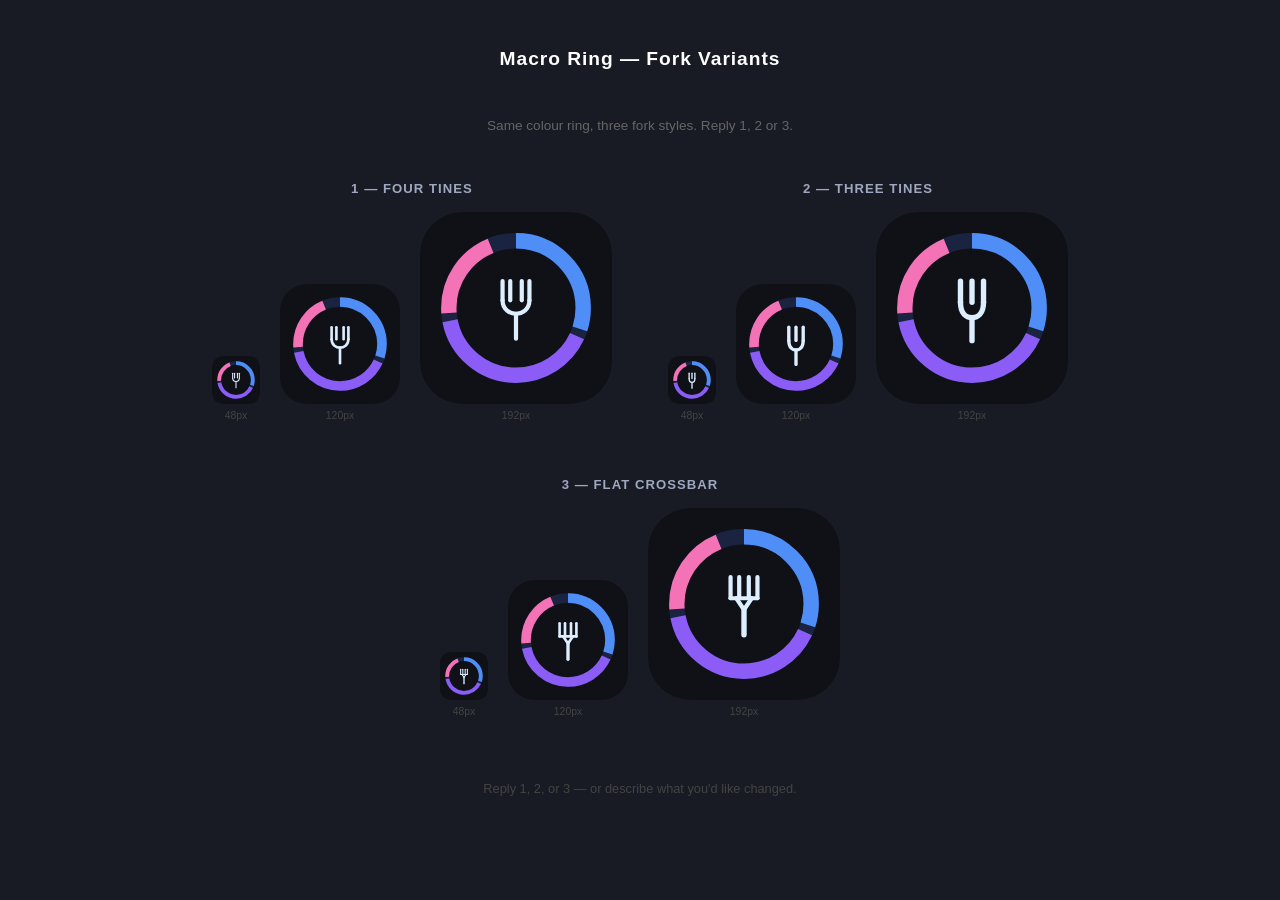
<file: icon-preview-v3.html>
<!DOCTYPE html>
<html lang="en">
<head>
<meta charset="UTF-8"/>
<title>Icon — Macro Ring + Fork (fork fix)</title>
<style>
  body { background:#181a24; font-family:sans-serif; display:flex; flex-direction:column; align-items:center; padding:40px 20px; gap:48px; }
  h1 { color:#fff; margin:0; font-size:1.2rem; letter-spacing:.05em; }
  p  { color:#666; font-size:.85rem; margin:0; }
  .row { display:flex; gap:56px; flex-wrap:wrap; justify-content:center; }
  .option { display:flex; flex-direction:column; align-items:center; gap:16px; }
  .label { color:#a0a8c0; font-size:.82rem; font-weight:600; letter-spacing:.08em; text-transform:uppercase; }
  .sizes { display:flex; align-items:flex-end; gap:20px; }
  .sizes > div { display:flex; flex-direction:column; align-items:center; gap:6px; }
  .tag { color:#444; font-size:.65rem; }
  svg { border-radius:22%; display:block; }
</style>
</head>
<body>
<h1>Macro Ring — Fork Variants</h1>
<p>Same colour ring, three fork styles. Reply 1, 2 or 3.</p>

<div class="row">

  <!-- shared ring macro def (reused via CSS class, just copy the ring circles) -->

  <!-- Fork 1: 4 thin tines, curved neck, solid handle -->
  <div class="option">
    <div class="label">1 — Four Tines</div>
    <div class="sizes">
      <div>
        <svg width="48" height="48" viewBox="0 0 100 100">
          <rect width="100" height="100" rx="22" fill="#0f1117"/>
          <circle cx="50" cy="50" r="35" fill="none" stroke="#1a2340" stroke-width="8"/>
          <circle cx="50" cy="50" r="35" fill="none" stroke="#4f8ef7" stroke-width="8"
            stroke-dasharray="66 220" stroke-dashoffset="0" transform="rotate(-90 50 50)"/>
          <circle cx="50" cy="50" r="35" fill="none" stroke="#8b5cf6" stroke-width="8"
            stroke-dasharray="88 220" stroke-dashoffset="-70" transform="rotate(-90 50 50)"/>
          <circle cx="50" cy="50" r="35" fill="none" stroke="#f472b6" stroke-width="8"
            stroke-dasharray="44 220" stroke-dashoffset="-162" transform="rotate(-90 50 50)"/>
          <g stroke="#ddeeff" stroke-width="2.2" stroke-linecap="round" fill="none">
            <line x1="43" y1="36" x2="43" y2="46"/>
            <line x1="47" y1="36" x2="47" y2="46"/>
            <line x1="53" y1="36" x2="53" y2="46"/>
            <line x1="57" y1="36" x2="57" y2="46"/>
            <path d="M43 46 C43 51 47 53 50 53 C53 53 57 51 57 46"/>
            <line x1="50" y1="53" x2="50" y2="66"/>
          </g>
        </svg>
        <span class="tag">48px</span>
      </div>
      <div>
        <svg width="120" height="120" viewBox="0 0 100 100">
          <rect width="100" height="100" rx="22" fill="#0f1117"/>
          <circle cx="50" cy="50" r="35" fill="none" stroke="#1a2340" stroke-width="8"/>
          <circle cx="50" cy="50" r="35" fill="none" stroke="#4f8ef7" stroke-width="8"
            stroke-dasharray="66 220" stroke-dashoffset="0" transform="rotate(-90 50 50)"/>
          <circle cx="50" cy="50" r="35" fill="none" stroke="#8b5cf6" stroke-width="8"
            stroke-dasharray="88 220" stroke-dashoffset="-70" transform="rotate(-90 50 50)"/>
          <circle cx="50" cy="50" r="35" fill="none" stroke="#f472b6" stroke-width="8"
            stroke-dasharray="44 220" stroke-dashoffset="-162" transform="rotate(-90 50 50)"/>
          <g stroke="#ddeeff" stroke-width="2.2" stroke-linecap="round" fill="none">
            <line x1="43" y1="36" x2="43" y2="46"/>
            <line x1="47" y1="36" x2="47" y2="46"/>
            <line x1="53" y1="36" x2="53" y2="46"/>
            <line x1="57" y1="36" x2="57" y2="46"/>
            <path d="M43 46 C43 51 47 53 50 53 C53 53 57 51 57 46"/>
            <line x1="50" y1="53" x2="50" y2="66"/>
          </g>
        </svg>
        <span class="tag">120px</span>
      </div>
      <div>
        <svg width="192" height="192" viewBox="0 0 100 100">
          <rect width="100" height="100" rx="22" fill="#0f1117"/>
          <circle cx="50" cy="50" r="35" fill="none" stroke="#1a2340" stroke-width="8"/>
          <circle cx="50" cy="50" r="35" fill="none" stroke="#4f8ef7" stroke-width="8"
            stroke-dasharray="66 220" stroke-dashoffset="0" transform="rotate(-90 50 50)"/>
          <circle cx="50" cy="50" r="35" fill="none" stroke="#8b5cf6" stroke-width="8"
            stroke-dasharray="88 220" stroke-dashoffset="-70" transform="rotate(-90 50 50)"/>
          <circle cx="50" cy="50" r="35" fill="none" stroke="#f472b6" stroke-width="8"
            stroke-dasharray="44 220" stroke-dashoffset="-162" transform="rotate(-90 50 50)"/>
          <g stroke="#ddeeff" stroke-width="2.2" stroke-linecap="round" fill="none">
            <line x1="43" y1="36" x2="43" y2="46"/>
            <line x1="47" y1="36" x2="47" y2="46"/>
            <line x1="53" y1="36" x2="53" y2="46"/>
            <line x1="57" y1="36" x2="57" y2="46"/>
            <path d="M43 46 C43 51 47 53 50 53 C53 53 57 51 57 46"/>
            <line x1="50" y1="53" x2="50" y2="66"/>
          </g>
        </svg>
        <span class="tag">192px</span>
      </div>
    </div>
  </div>

  <!-- Fork 2: 3 tines, slightly wider gap, rounder neck -->
  <div class="option">
    <div class="label">2 — Three Tines</div>
    <div class="sizes">
      <div>
        <svg width="48" height="48" viewBox="0 0 100 100">
          <rect width="100" height="100" rx="22" fill="#0f1117"/>
          <circle cx="50" cy="50" r="35" fill="none" stroke="#1a2340" stroke-width="8"/>
          <circle cx="50" cy="50" r="35" fill="none" stroke="#4f8ef7" stroke-width="8"
            stroke-dasharray="66 220" stroke-dashoffset="0" transform="rotate(-90 50 50)"/>
          <circle cx="50" cy="50" r="35" fill="none" stroke="#8b5cf6" stroke-width="8"
            stroke-dasharray="88 220" stroke-dashoffset="-70" transform="rotate(-90 50 50)"/>
          <circle cx="50" cy="50" r="35" fill="none" stroke="#f472b6" stroke-width="8"
            stroke-dasharray="44 220" stroke-dashoffset="-162" transform="rotate(-90 50 50)"/>
          <g stroke="#ddeeff" stroke-width="2.8" stroke-linecap="round" fill="none">
            <line x1="44" y1="36" x2="44" y2="47"/>
            <line x1="50" y1="36" x2="50" y2="47"/>
            <line x1="56" y1="36" x2="56" y2="47"/>
            <path d="M44 47 C44 53 47 55 50 55 C53 55 56 53 56 47"/>
            <line x1="50" y1="55" x2="50" y2="67"/>
          </g>
        </svg>
        <span class="tag">48px</span>
      </div>
      <div>
        <svg width="120" height="120" viewBox="0 0 100 100">
          <rect width="100" height="100" rx="22" fill="#0f1117"/>
          <circle cx="50" cy="50" r="35" fill="none" stroke="#1a2340" stroke-width="8"/>
          <circle cx="50" cy="50" r="35" fill="none" stroke="#4f8ef7" stroke-width="8"
            stroke-dasharray="66 220" stroke-dashoffset="0" transform="rotate(-90 50 50)"/>
          <circle cx="50" cy="50" r="35" fill="none" stroke="#8b5cf6" stroke-width="8"
            stroke-dasharray="88 220" stroke-dashoffset="-70" transform="rotate(-90 50 50)"/>
          <circle cx="50" cy="50" r="35" fill="none" stroke="#f472b6" stroke-width="8"
            stroke-dasharray="44 220" stroke-dashoffset="-162" transform="rotate(-90 50 50)"/>
          <g stroke="#ddeeff" stroke-width="2.8" stroke-linecap="round" fill="none">
            <line x1="44" y1="36" x2="44" y2="47"/>
            <line x1="50" y1="36" x2="50" y2="47"/>
            <line x1="56" y1="36" x2="56" y2="47"/>
            <path d="M44 47 C44 53 47 55 50 55 C53 55 56 53 56 47"/>
            <line x1="50" y1="55" x2="50" y2="67"/>
          </g>
        </svg>
        <span class="tag">120px</span>
      </div>
      <div>
        <svg width="192" height="192" viewBox="0 0 100 100">
          <rect width="100" height="100" rx="22" fill="#0f1117"/>
          <circle cx="50" cy="50" r="35" fill="none" stroke="#1a2340" stroke-width="8"/>
          <circle cx="50" cy="50" r="35" fill="none" stroke="#4f8ef7" stroke-width="8"
            stroke-dasharray="66 220" stroke-dashoffset="0" transform="rotate(-90 50 50)"/>
          <circle cx="50" cy="50" r="35" fill="none" stroke="#8b5cf6" stroke-width="8"
            stroke-dasharray="88 220" stroke-dashoffset="-70" transform="rotate(-90 50 50)"/>
          <circle cx="50" cy="50" r="35" fill="none" stroke="#f472b6" stroke-width="8"
            stroke-dasharray="44 220" stroke-dashoffset="-162" transform="rotate(-90 50 50)"/>
          <g stroke="#ddeeff" stroke-width="2.8" stroke-linecap="round" fill="none">
            <line x1="44" y1="36" x2="44" y2="47"/>
            <line x1="50" y1="36" x2="50" y2="47"/>
            <line x1="56" y1="36" x2="56" y2="47"/>
            <path d="M44 47 C44 53 47 55 50 55 C53 55 56 53 56 47"/>
            <line x1="50" y1="55" x2="50" y2="67"/>
          </g>
        </svg>
        <span class="tag">192px</span>
      </div>
    </div>
  </div>

  <!-- Fork 3: 4 tines, flat crossbar instead of curve, bolder strokes -->
  <div class="option">
    <div class="label">3 — Flat Crossbar</div>
    <div class="sizes">
      <div>
        <svg width="48" height="48" viewBox="0 0 100 100">
          <rect width="100" height="100" rx="22" fill="#0f1117"/>
          <circle cx="50" cy="50" r="35" fill="none" stroke="#1a2340" stroke-width="8"/>
          <circle cx="50" cy="50" r="35" fill="none" stroke="#4f8ef7" stroke-width="8"
            stroke-dasharray="66 220" stroke-dashoffset="0" transform="rotate(-90 50 50)"/>
          <circle cx="50" cy="50" r="35" fill="none" stroke="#8b5cf6" stroke-width="8"
            stroke-dasharray="88 220" stroke-dashoffset="-70" transform="rotate(-90 50 50)"/>
          <circle cx="50" cy="50" r="35" fill="none" stroke="#f472b6" stroke-width="8"
            stroke-dasharray="44 220" stroke-dashoffset="-162" transform="rotate(-90 50 50)"/>
          <g stroke="#ddeeff" stroke-linecap="round" fill="none">
            <!-- tines -->
            <line x1="43" y1="36" x2="43" y2="47" stroke-width="2.2"/>
            <line x1="47.5" y1="36" x2="47.5" y2="47" stroke-width="2.2"/>
            <line x1="52.5" y1="36" x2="52.5" y2="47" stroke-width="2.2"/>
            <line x1="57" y1="36" x2="57" y2="47" stroke-width="2.2"/>
            <!-- flat crossbar -->
            <line x1="43" y1="47" x2="57" y2="47" stroke-width="2.2"/>
            <!-- neck taper -->
            <line x1="46" y1="47" x2="50" y2="53" stroke-width="2.2"/>
            <line x1="54" y1="47" x2="50" y2="53" stroke-width="2.2"/>
            <!-- handle -->
            <line x1="50" y1="53" x2="50" y2="66" stroke-width="2.8"/>
          </g>
        </svg>
        <span class="tag">48px</span>
      </div>
      <div>
        <svg width="120" height="120" viewBox="0 0 100 100">
          <rect width="100" height="100" rx="22" fill="#0f1117"/>
          <circle cx="50" cy="50" r="35" fill="none" stroke="#1a2340" stroke-width="8"/>
          <circle cx="50" cy="50" r="35" fill="none" stroke="#4f8ef7" stroke-width="8"
            stroke-dasharray="66 220" stroke-dashoffset="0" transform="rotate(-90 50 50)"/>
          <circle cx="50" cy="50" r="35" fill="none" stroke="#8b5cf6" stroke-width="8"
            stroke-dasharray="88 220" stroke-dashoffset="-70" transform="rotate(-90 50 50)"/>
          <circle cx="50" cy="50" r="35" fill="none" stroke="#f472b6" stroke-width="8"
            stroke-dasharray="44 220" stroke-dashoffset="-162" transform="rotate(-90 50 50)"/>
          <g stroke="#ddeeff" stroke-linecap="round" fill="none">
            <line x1="43" y1="36" x2="43" y2="47" stroke-width="2.2"/>
            <line x1="47.5" y1="36" x2="47.5" y2="47" stroke-width="2.2"/>
            <line x1="52.5" y1="36" x2="52.5" y2="47" stroke-width="2.2"/>
            <line x1="57" y1="36" x2="57" y2="47" stroke-width="2.2"/>
            <line x1="43" y1="47" x2="57" y2="47" stroke-width="2.2"/>
            <line x1="46" y1="47" x2="50" y2="53" stroke-width="2.2"/>
            <line x1="54" y1="47" x2="50" y2="53" stroke-width="2.2"/>
            <line x1="50" y1="53" x2="50" y2="66" stroke-width="2.8"/>
          </g>
        </svg>
        <span class="tag">120px</span>
      </div>
      <div>
        <svg width="192" height="192" viewBox="0 0 100 100">
          <rect width="100" height="100" rx="22" fill="#0f1117"/>
          <circle cx="50" cy="50" r="35" fill="none" stroke="#1a2340" stroke-width="8"/>
          <circle cx="50" cy="50" r="35" fill="none" stroke="#4f8ef7" stroke-width="8"
            stroke-dasharray="66 220" stroke-dashoffset="0" transform="rotate(-90 50 50)"/>
          <circle cx="50" cy="50" r="35" fill="none" stroke="#8b5cf6" stroke-width="8"
            stroke-dasharray="88 220" stroke-dashoffset="-70" transform="rotate(-90 50 50)"/>
          <circle cx="50" cy="50" r="35" fill="none" stroke="#f472b6" stroke-width="8"
            stroke-dasharray="44 220" stroke-dashoffset="-162" transform="rotate(-90 50 50)"/>
          <g stroke="#ddeeff" stroke-linecap="round" fill="none">
            <line x1="43" y1="36" x2="43" y2="47" stroke-width="2.2"/>
            <line x1="47.5" y1="36" x2="47.5" y2="47" stroke-width="2.2"/>
            <line x1="52.5" y1="36" x2="52.5" y2="47" stroke-width="2.2"/>
            <line x1="57" y1="36" x2="57" y2="47" stroke-width="2.2"/>
            <line x1="43" y1="47" x2="57" y2="47" stroke-width="2.2"/>
            <line x1="46" y1="47" x2="50" y2="53" stroke-width="2.2"/>
            <line x1="54" y1="47" x2="50" y2="53" stroke-width="2.2"/>
            <line x1="50" y1="53" x2="50" y2="66" stroke-width="2.8"/>
          </g>
        </svg>
        <span class="tag">192px</span>
      </div>
    </div>
  </div>

</div>
<p style="color:#444;font-size:.8rem;margin-top:16px">Reply 1, 2, or 3 — or describe what you'd like changed.</p>
</body>
</html>
</file>
